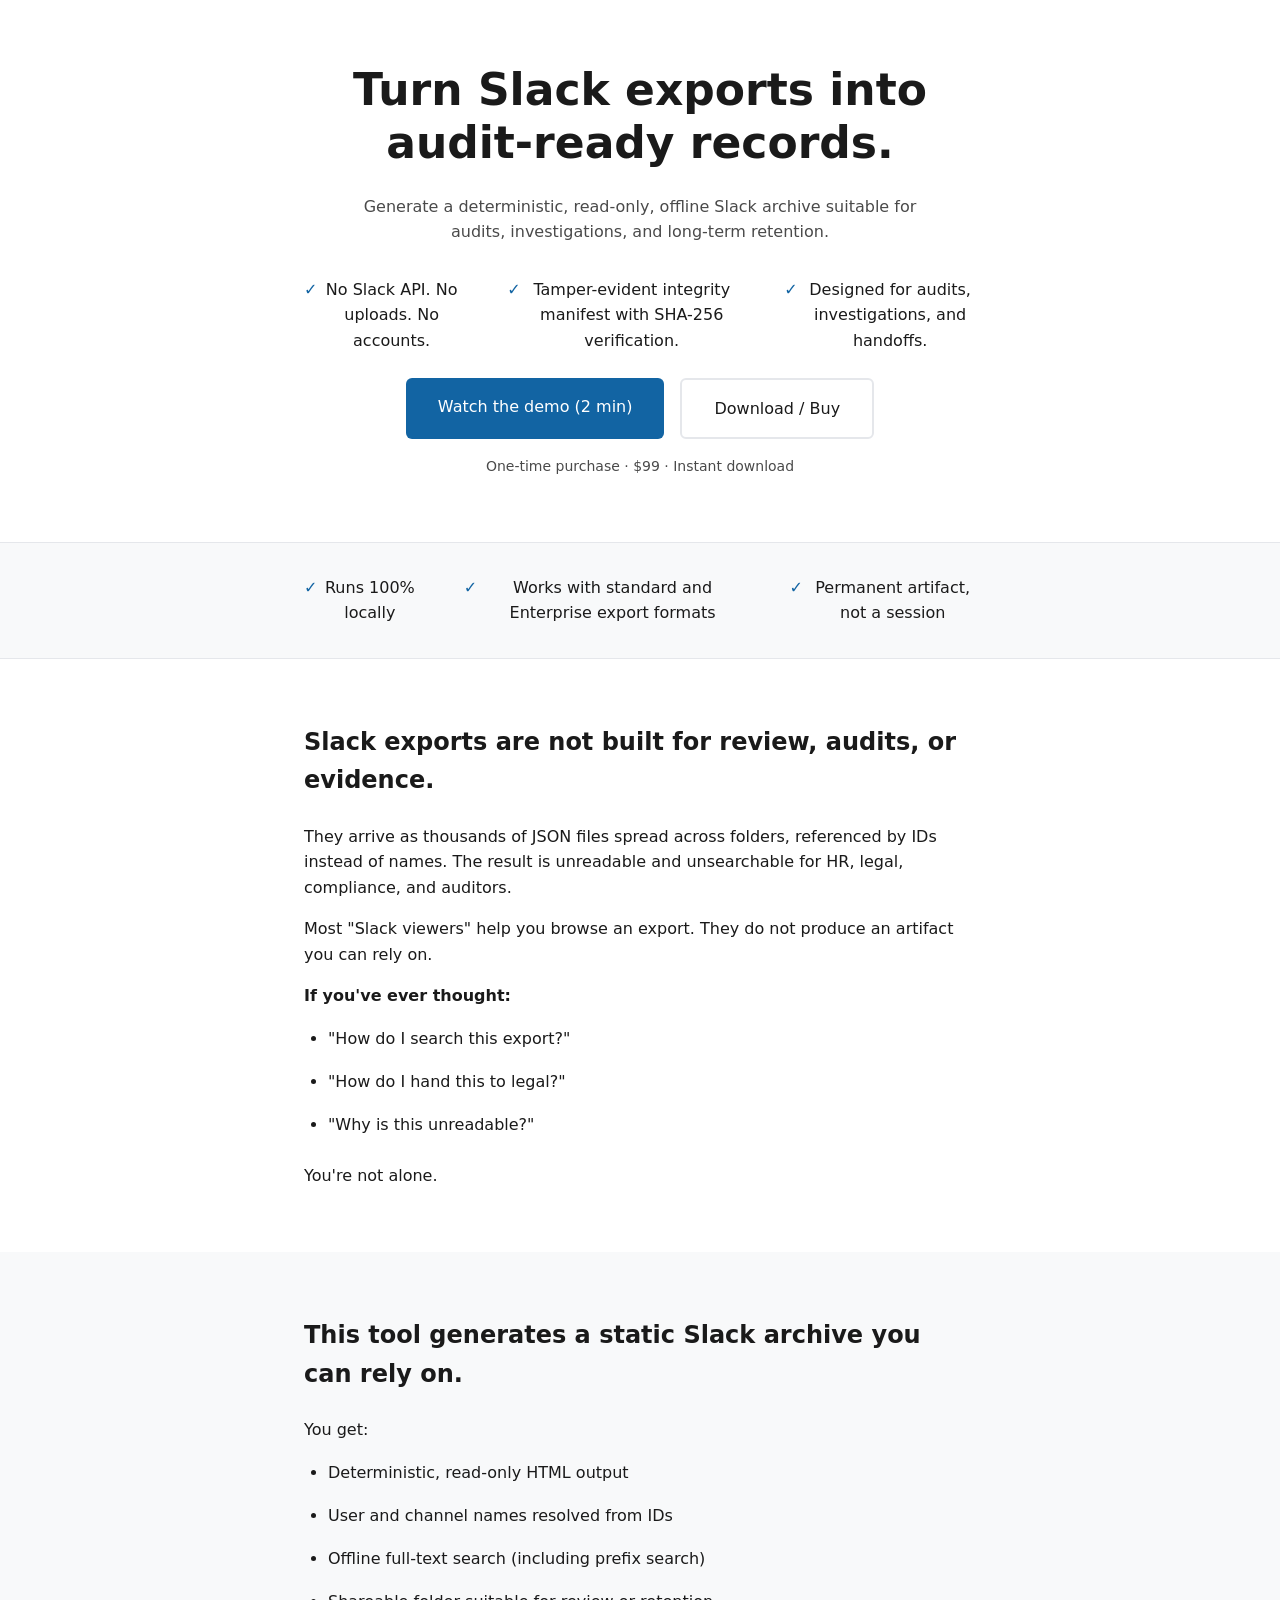
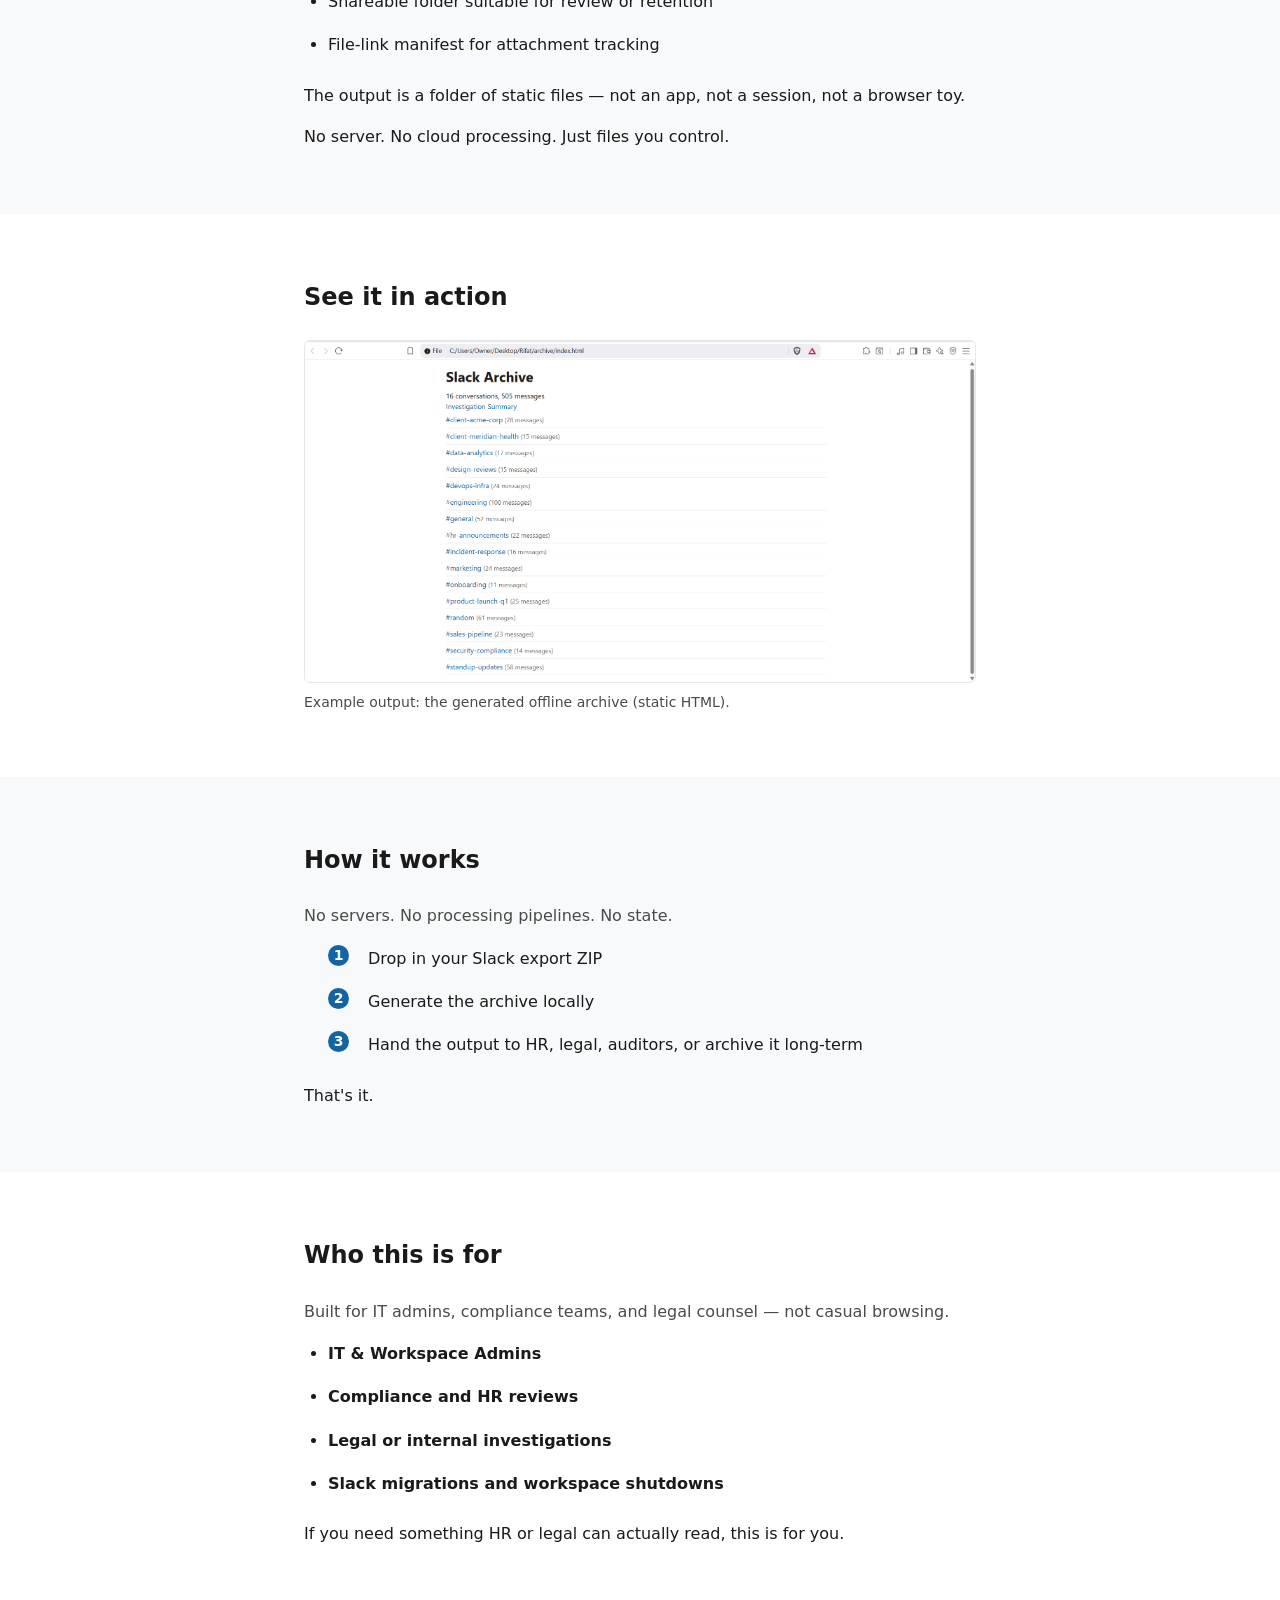
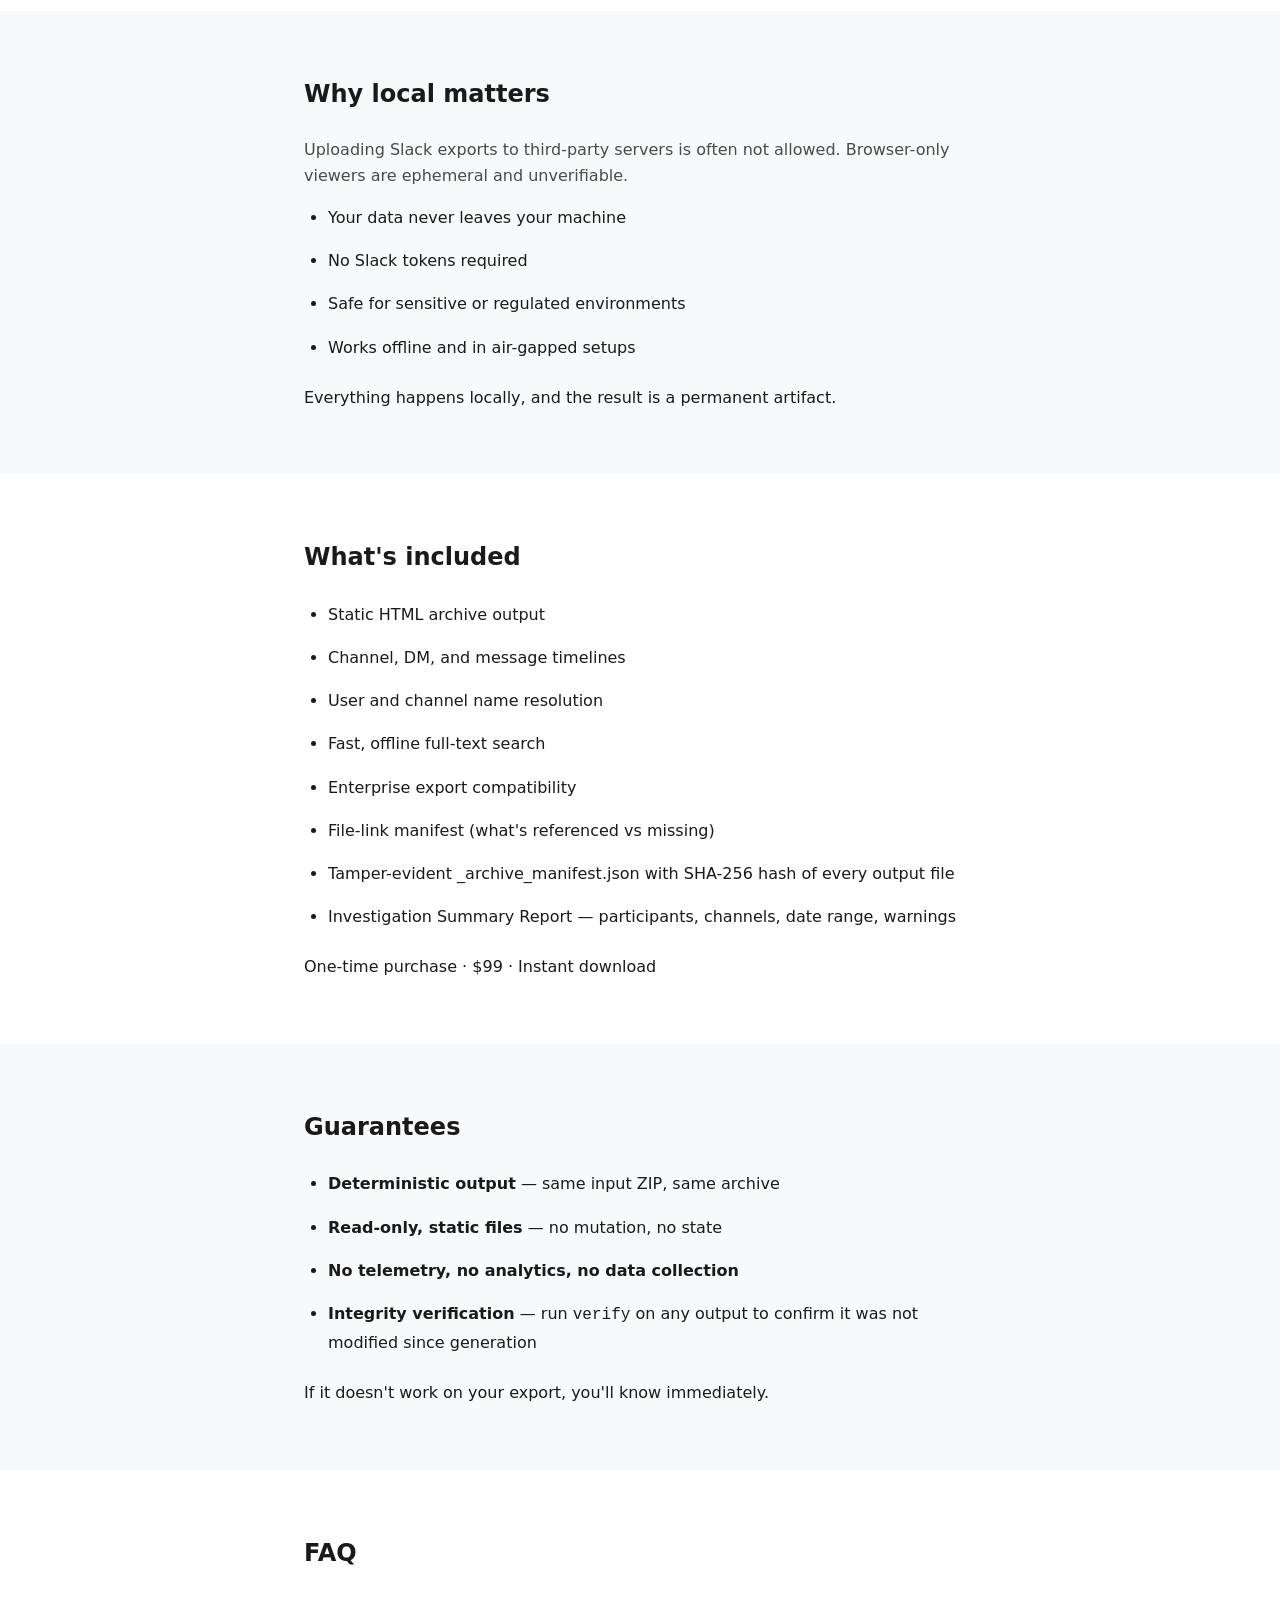
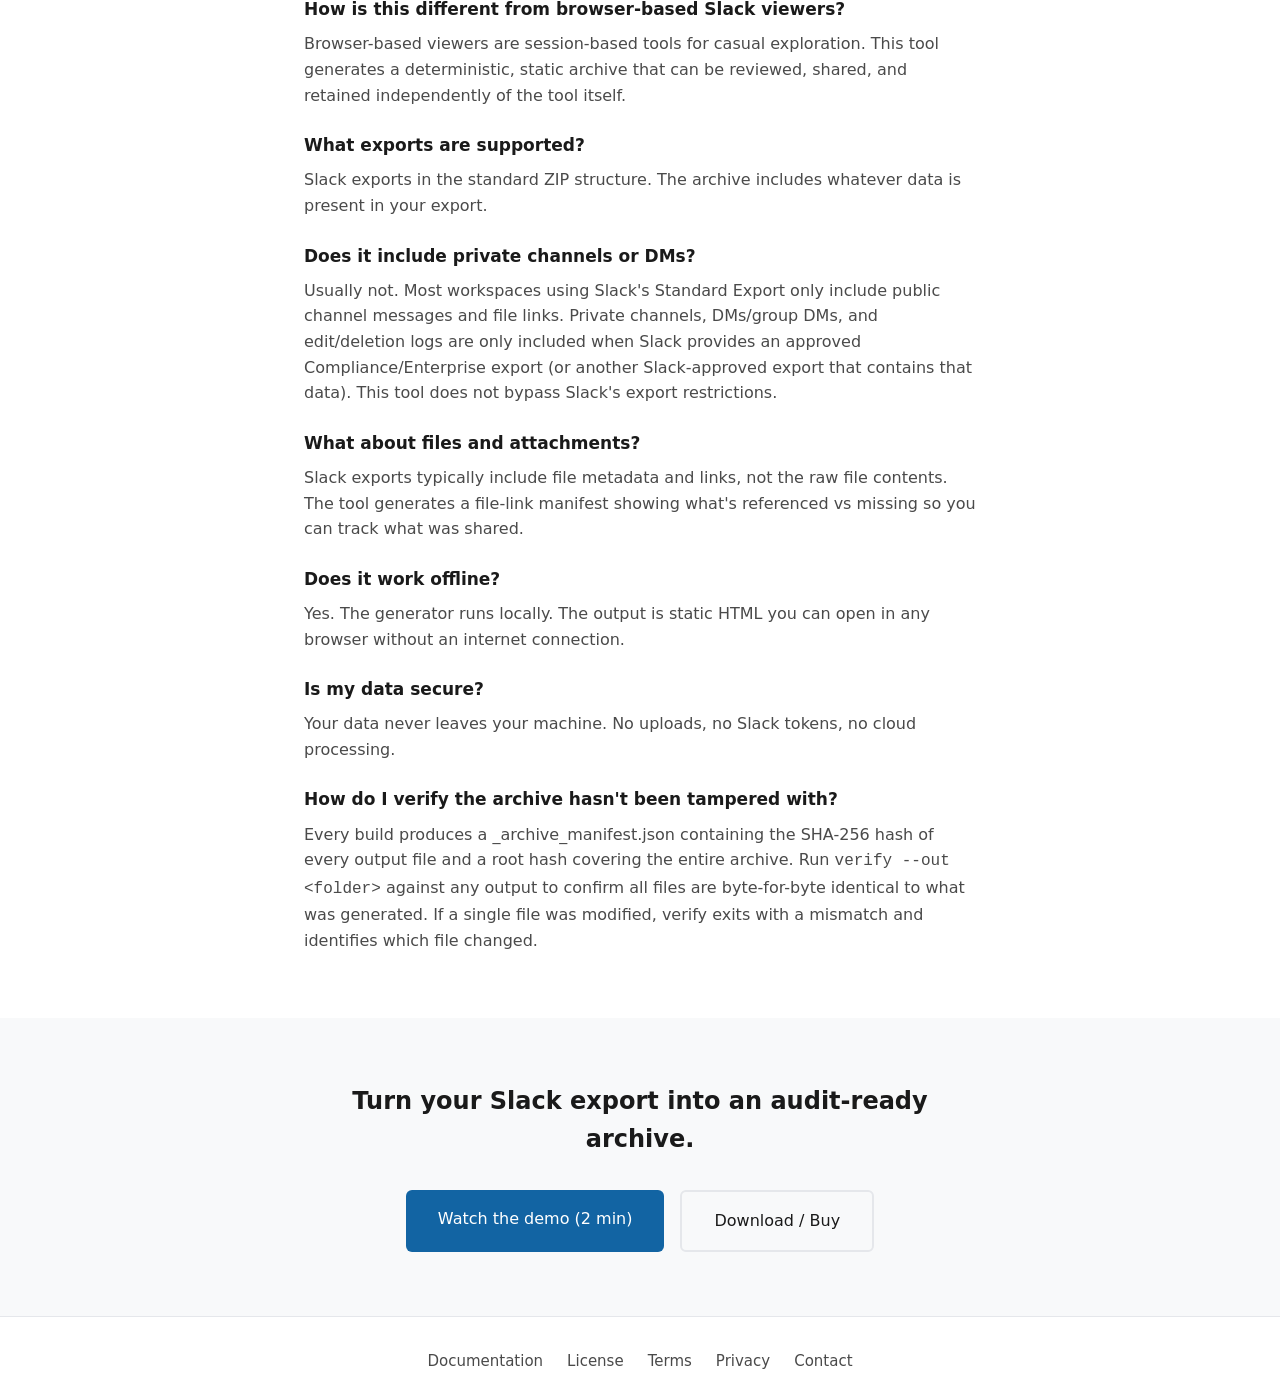
<file: index.html>
<!DOCTYPE html>
<html lang="en">
<head>
  <meta charset="UTF-8">
  <meta name="viewport" content="width=device-width, initial-scale=1.0">
  <title>SlackExportArchive — Tamper-Evident Slack Archive Generator for IT & Compliance</title>
  <meta name="description" content="Generate tamper-evident, audit-ready Slack archive files with SHA-256 integrity verification. Runs 100% locally — no cloud upload, no Slack API, no accounts required.">
  <link rel="stylesheet" href="styles.css">
</head>
<body>
  <header class="hero">
    <div class="container">
      <h1>Turn Slack exports into audit-ready records.</h1>
      <p class="hero-subheadline">Generate a deterministic, read-only, offline Slack archive suitable for audits, investigations, and long-term retention.</p>
      <ul class="trust-list">
        <li>No Slack API. No uploads. No accounts.</li>
        <li>Tamper-evident integrity manifest with SHA-256 verification.</li>
        <li>Designed for audits, investigations, and handoffs.</li>
      </ul>
      <div class="hero-ctas">
        <a href="https://www.youtube.com/watch?v=h4JN20lBicY" class="btn btn-primary" id="watch-demo" aria-label="Watch the demo (2 min)" target="_blank" rel="noopener noreferrer">Watch the demo (2 min)</a>
        <a href="https://slackexportarchive.lemonsqueezy.com/checkout/buy/e3efd05f-0aac-4709-991e-c5c540594960" class="btn btn-secondary" aria-label="Download or buy" target="_blank" rel="noopener noreferrer">Download / Buy</a>
      </div>
      <p class="hero-pricing">One-time purchase · $99 · Instant download</p>
    </div>
  </header>

  <section class="trust-strip">
    <div class="container">
      <ul class="trust-list">
        <li>Runs 100% locally</li>
        <li>Works with standard and Enterprise export formats</li>
        <li>Permanent artifact, not a session</li>
      </ul>
    </div>
  </section>

  <main>
    <section class="section" id="problem">
      <div class="container">
        <h2>Slack exports are not built for review, audits, or evidence.</h2>
        <p>They arrive as thousands of JSON files spread across folders, referenced by IDs instead of names. The result is unreadable and unsearchable for HR, legal, compliance, and auditors.</p>
        <p>Most "Slack viewers" help you browse an export. They do not produce an artifact you can rely on.</p>
        <p><strong>If you've ever thought:</strong></p>
        <ul>
          <li>"How do I search this export?"</li>
          <li>"How do I hand this to legal?"</li>
          <li>"Why is this unreadable?"</li>
        </ul>
        <p>You're not alone.</p>
      </div>
    </section>

    <section class="section" id="solution">
      <div class="container">
        <h2>This tool generates a static Slack archive you can rely on.</h2>
        <p>You get:</p>
        <ul>
          <li>Deterministic, read-only HTML output</li>
          <li>User and channel names resolved from IDs</li>
          <li>Offline full-text search (including prefix search)</li>
          <li>Shareable folder suitable for review or retention</li>
          <li>File-link manifest for attachment tracking</li>
        </ul>
        <p>The output is a folder of static files — not an app, not a session, not a browser toy.</p>
        <p>No server. No cloud processing. Just files you control.</p>
      </div>
    </section>

    <section class="section" id="demo">
      <div class="container">
        <h2>See it in action</h2>
        <div class="screenshot">
          <img src="assets/screenshot.png" alt="Search results and conversation view" loading="lazy">
          <p class="screenshot-caption">Example output: the generated offline archive (static HTML).</p>
        </div>
      </div>
    </section>

    <section class="section" id="how-it-works">
      <div class="container">
        <h2>How it works</h2>
        <p class="section-intro">No servers. No processing pipelines. No state.</p>
        <ol class="steps-list">
          <li>Drop in your Slack export ZIP</li>
          <li>Generate the archive locally</li>
          <li>Hand the output to HR, legal, auditors, or archive it long-term</li>
        </ol>
        <p>That's it.</p>
      </div>
    </section>

    <section class="section" id="who-its-for">
      <div class="container">
        <h2>Who this is for</h2>
        <p class="section-intro">Built for IT admins, compliance teams, and legal counsel — not casual browsing.</p>
        <ul>
          <li><strong>IT & Workspace Admins</strong></li>
          <li><strong>Compliance and HR reviews</strong></li>
          <li><strong>Legal or internal investigations</strong></li>
          <li><strong>Slack migrations and workspace shutdowns</strong></li>
        </ul>
        <p>If you need something HR or legal can actually read, this is for you.</p>
      </div>
    </section>

    <section class="section" id="local-first">
      <div class="container">
        <h2>Why local matters</h2>
        <p class="section-intro">Uploading Slack exports to third-party servers is often not allowed. Browser-only viewers are ephemeral and unverifiable.</p>
        <ul>
          <li>Your data never leaves your machine</li>
          <li>No Slack tokens required</li>
          <li>Safe for sensitive or regulated environments</li>
          <li>Works offline and in air-gapped setups</li>
        </ul>
        <p>Everything happens locally, and the result is a permanent artifact.</p>
      </div>
    </section>

    <section class="section" id="whats-included">
      <div class="container">
        <h2>What's included</h2>
        <ul>
          <li>Static HTML archive output</li>
          <li>Channel, DM, and message timelines</li>
          <li>User and channel name resolution</li>
          <li>Fast, offline full-text search</li>
          <li>Enterprise export compatibility</li>
          <li>File-link manifest (what's referenced vs missing)</li>
          <li>Tamper-evident _archive_manifest.json with SHA-256 hash of every output file</li>
          <li>Investigation Summary Report — participants, channels, date range, warnings</li>
        </ul>
        <p>One-time purchase · $99 · Instant download</p>
      </div>
    </section>

    <section class="section" id="guarantees">
      <div class="container">
        <h2>Guarantees</h2>
        <ul>
          <li><strong>Deterministic output</strong> — same input ZIP, same archive</li>
          <li><strong>Read-only, static files</strong> — no mutation, no state</li>
          <li><strong>No telemetry, no analytics, no data collection</strong></li>
          <li><strong>Integrity verification</strong> — run <code>verify</code> on any output to confirm it was not modified since generation</li>
        </ul>
        <p>If it doesn't work on your export, you'll know immediately.</p>
      </div>
    </section>

    <section class="section" id="faq">
      <div class="container">
        <h2>FAQ</h2>
        <dl class="faq-list">
          <dt>How is this different from browser-based Slack viewers?</dt>
          <dd>Browser-based viewers are session-based tools for casual exploration. This tool generates a deterministic, static archive that can be reviewed, shared, and retained independently of the tool itself.</dd>

          <dt>What exports are supported?</dt>
          <dd>Slack exports in the standard ZIP structure. The archive includes whatever data is present in your export.</dd>

          <dt>Does it include private channels or DMs?</dt>
          <dd>Usually not. Most workspaces using Slack's Standard Export only include public channel messages and file links. Private channels, DMs/group DMs, and edit/deletion logs are only included when Slack provides an approved Compliance/Enterprise export (or another Slack-approved export that contains that data). This tool does not bypass Slack's export restrictions.</dd>

          <dt>What about files and attachments?</dt>
          <dd>Slack exports typically include file metadata and links, not the raw file contents. The tool generates a file-link manifest showing what's referenced vs missing so you can track what was shared.</dd>

          <dt>Does it work offline?</dt>
          <dd>Yes. The generator runs locally. The output is static HTML you can open in any browser without an internet connection.</dd>

          <dt>Is my data secure?</dt>
          <dd>Your data never leaves your machine. No uploads, no Slack tokens, no cloud processing.</dd>

          <dt>How do I verify the archive hasn't been tampered with?</dt>
          <dd>Every build produces a _archive_manifest.json containing the SHA-256 hash of every output file and a root hash covering the entire archive. Run <code>verify --out &lt;folder&gt;</code> against any output to confirm all files are byte-for-byte identical to what was generated. If a single file was modified, verify exits with a mismatch and identifies which file changed.</dd>
        </dl>
      </div>
    </section>

    <section class="section cta-section" id="download">
      <div class="container">
        <h2>Turn your Slack export into an audit-ready archive.</h2>
        <div class="hero-ctas">
          <a href="https://www.youtube.com/watch?v=h4JN20lBicY" class="btn btn-primary" aria-label="Watch the demo (2 min)" target="_blank" rel="noopener noreferrer">Watch the demo (2 min)</a>
          <a href="https://slackexportarchive.lemonsqueezy.com/checkout/buy/e3efd05f-0aac-4709-991e-c5c540594960" class="btn btn-secondary" aria-label="Download or buy" target="_blank" rel="noopener noreferrer">Download / Buy</a>
        </div>
      </div>
    </section>
  </main>

  <footer class="site-footer">
    <div class="container">
      <nav aria-label="Footer navigation">
        <a href="https://github.com/rifatc100/slack-export-archive-docs" target="_blank" rel="noopener noreferrer">Documentation</a>
        <a href="https://github.com/rifatc100/slack-export-archive-docs/blob/main/LICENSE" target="_blank" rel="noopener noreferrer">License</a>
        <a href="/terms.html">Terms</a>
        <a href="/privacy.html">Privacy</a>
        <a href="mailto:contact@slackexportarchive.com">Contact</a>
      </nav>
    </div>
  </footer>

  <script>
    document.querySelectorAll('a[href="#demo"]').forEach(function(link) {
      link.addEventListener('click', function(e) {
        e.preventDefault();
        document.getElementById('demo').scrollIntoView({ behavior: 'smooth' });
      });
    });
  </script>
</body>
</html>
</file>
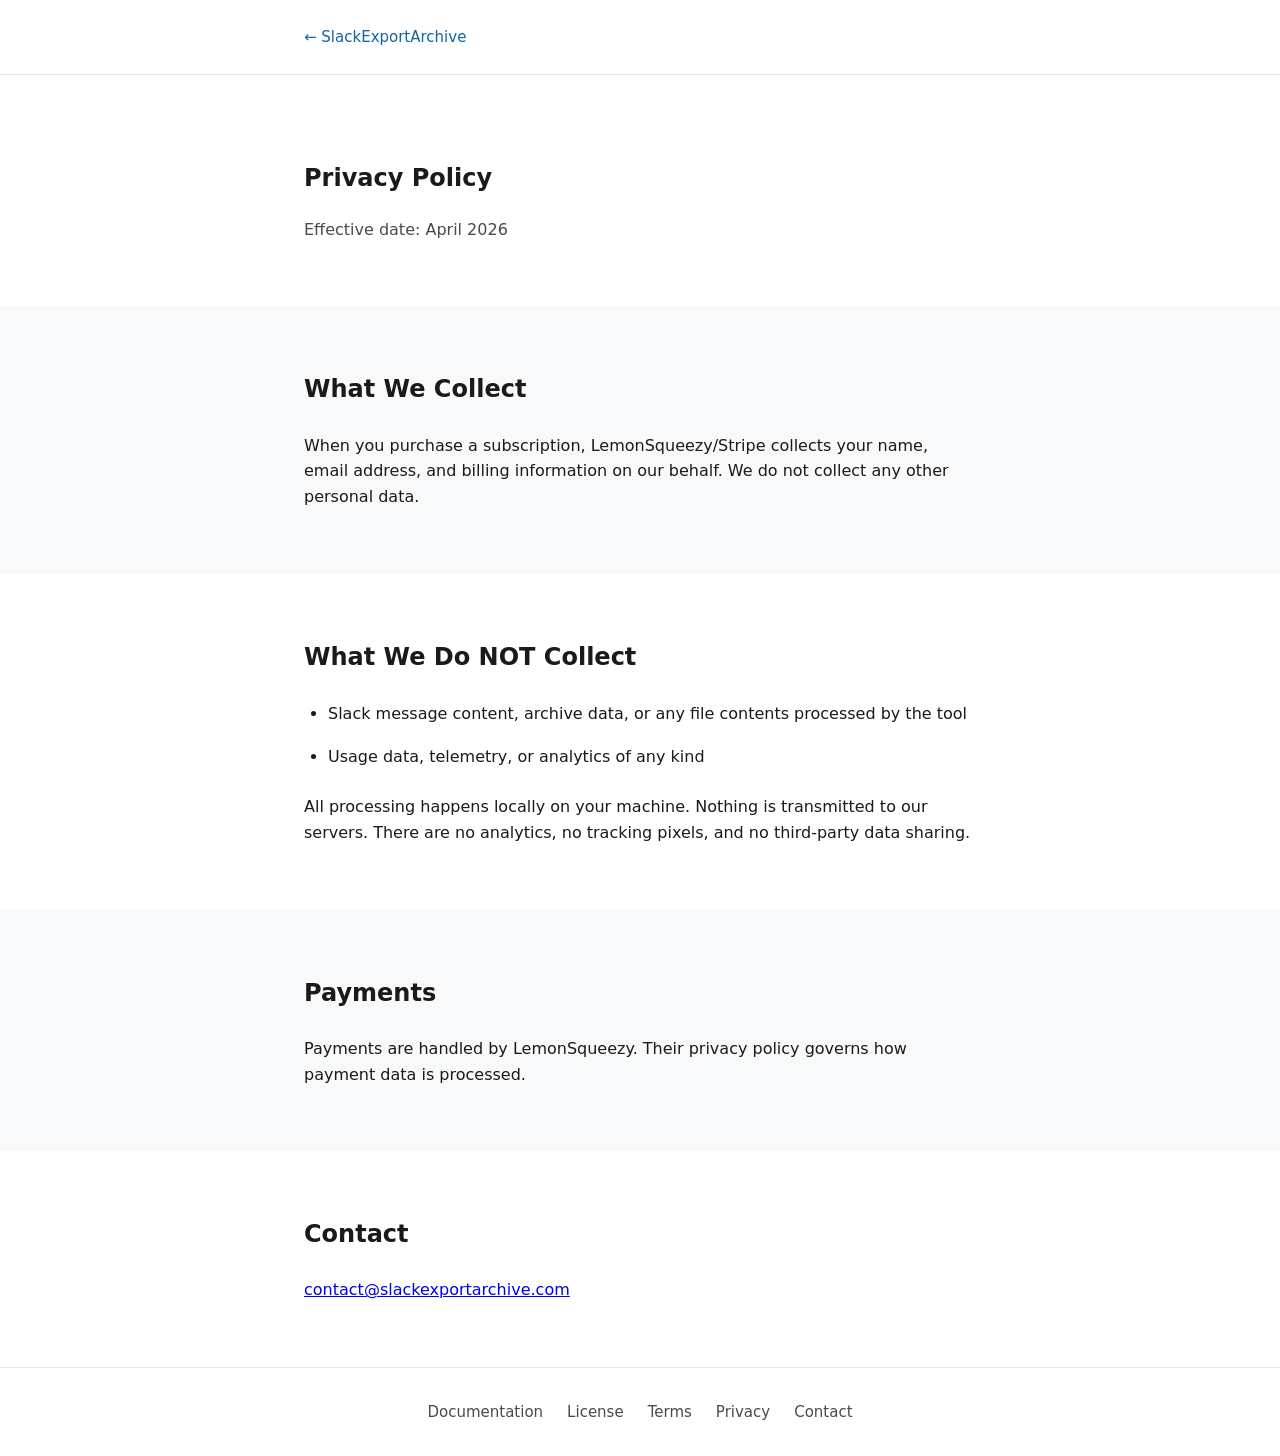
<file: privacy.html>
<!DOCTYPE html>
<html lang="en">
<head>
  <meta charset="UTF-8">
  <meta name="viewport" content="width=device-width, initial-scale=1.0">
  <title>Privacy Policy — SlackExportArchive</title>
  <link rel="stylesheet" href="styles.css">
</head>
<body>
  <div class="page-header">
    <div class="container">
      <a href="/" class="page-header-back">← SlackExportArchive</a>
    </div>
  </div>

  <main>
    <section class="section">
      <div class="container">
        <h1>Privacy Policy</h1>
        <p class="section-intro">Effective date: April 2026</p>
      </div>
    </section>

    <section class="section">
      <div class="container">
        <h2>What We Collect</h2>
        <p>When you purchase a subscription, LemonSqueezy/Stripe collects your name, email address, and billing information on our behalf. We do not collect any other personal data.</p>
      </div>
    </section>

    <section class="section">
      <div class="container">
        <h2>What We Do NOT Collect</h2>
        <ul>
          <li>Slack message content, archive data, or any file contents processed by the tool</li>
          <li>Usage data, telemetry, or analytics of any kind</li>
        </ul>
        <p>All processing happens locally on your machine. Nothing is transmitted to our servers. There are no analytics, no tracking pixels, and no third-party data sharing.</p>
      </div>
    </section>

    <section class="section">
      <div class="container">
        <h2>Payments</h2>
        <p>Payments are handled by LemonSqueezy. Their privacy policy governs how payment data is processed.</p>
      </div>
    </section>

    <section class="section">
      <div class="container">
        <h2>Contact</h2>
        <p><a href="mailto:contact@slackexportarchive.com">contact@slackexportarchive.com</a></p>
      </div>
    </section>
  </main>

  <footer class="site-footer">
    <div class="container">
      <nav aria-label="Footer navigation">
        <a href="https://github.com/rifatc100/slack-export-archive-docs" target="_blank" rel="noopener noreferrer">Documentation</a>
        <a href="https://github.com/rifatc100/slack-export-archive-docs/blob/main/LICENSE" target="_blank" rel="noopener noreferrer">License</a>
        <a href="/terms.html">Terms</a>
        <a href="/privacy.html">Privacy</a>
        <a href="mailto:contact@slackexportarchive.com">Contact</a>
      </nav>
    </div>
  </footer>
</body>
</html>
</file>
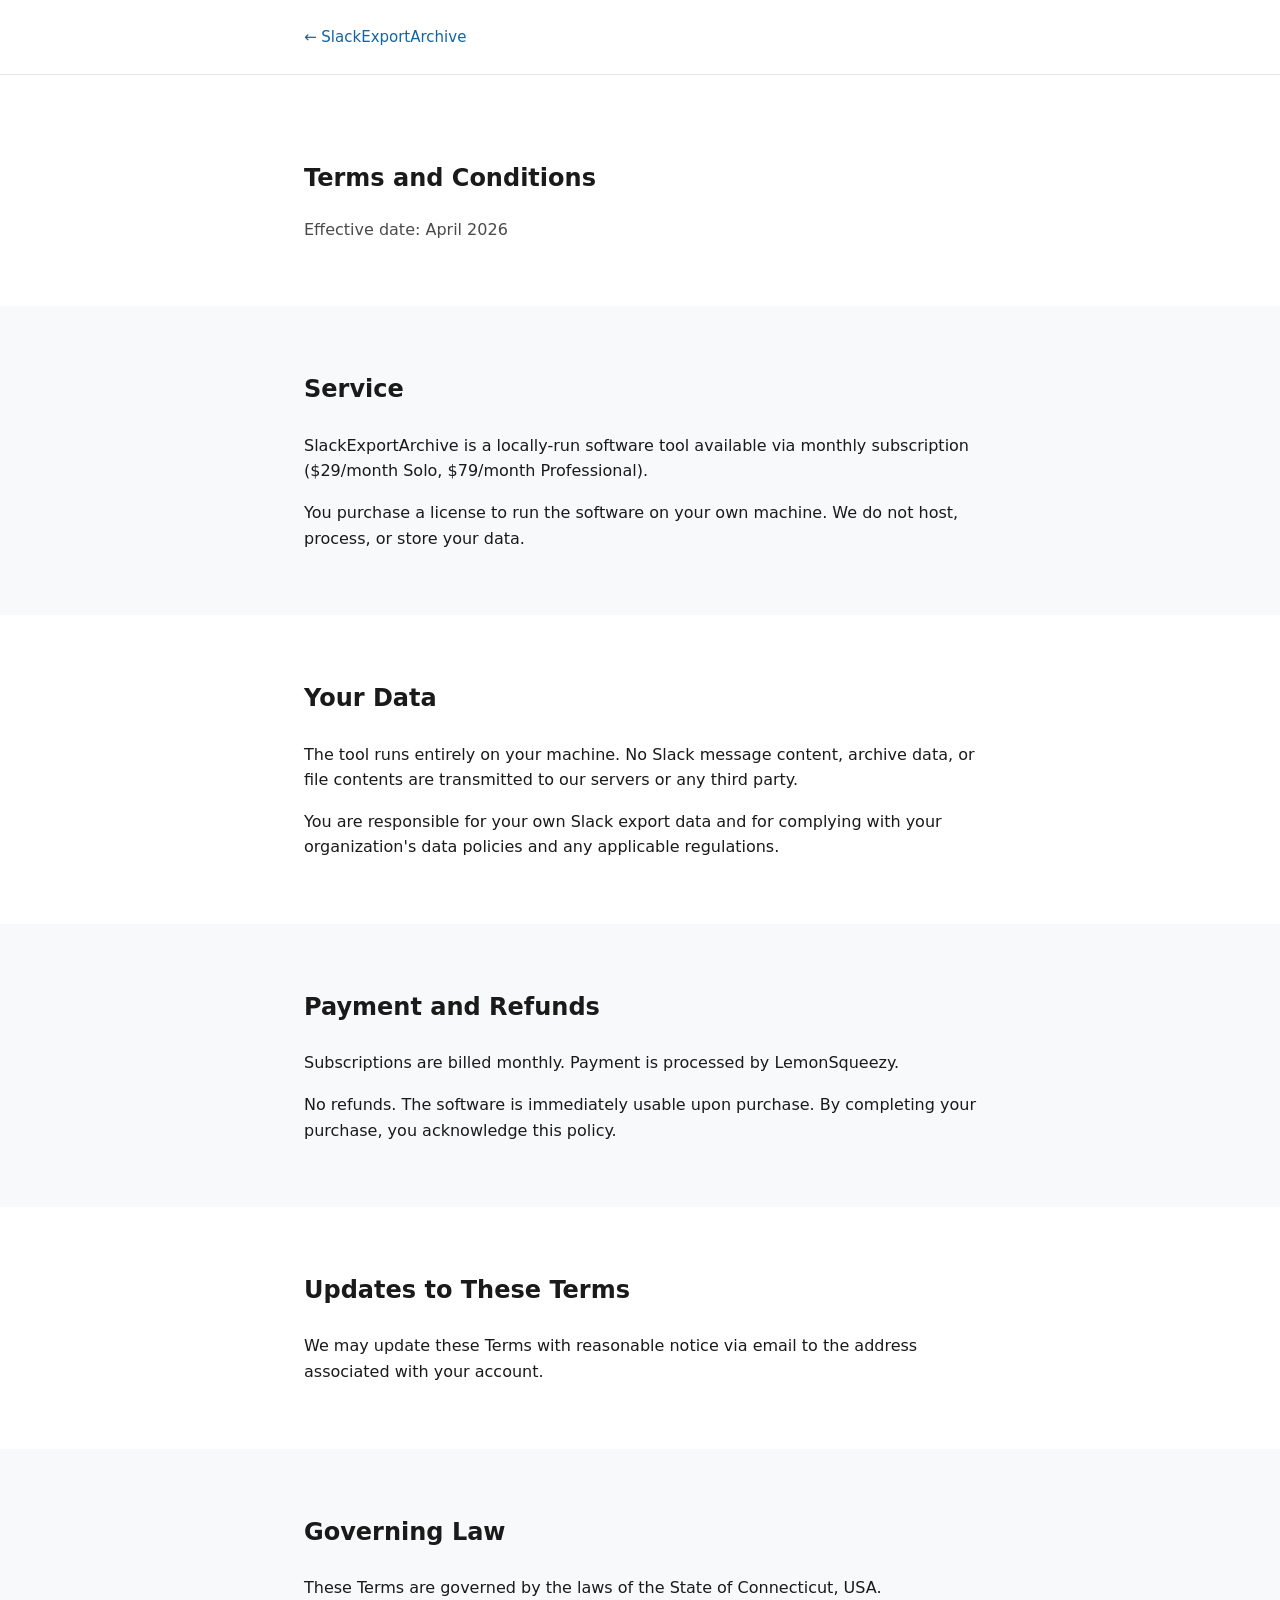
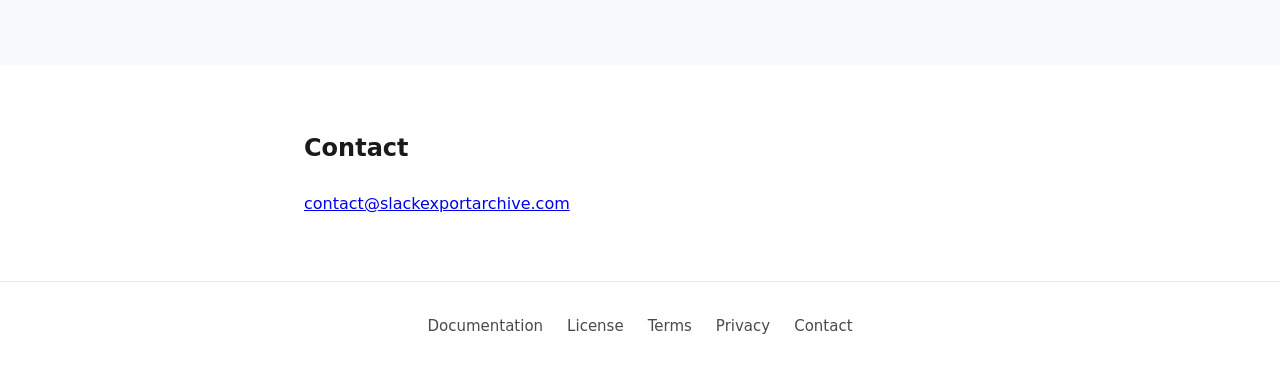
<file: terms.html>
<!DOCTYPE html>
<html lang="en">
<head>
  <meta charset="UTF-8">
  <meta name="viewport" content="width=device-width, initial-scale=1.0">
  <title>Terms and Conditions — SlackExportArchive</title>
  <link rel="stylesheet" href="styles.css">
</head>
<body>
  <div class="page-header">
    <div class="container">
      <a href="/" class="page-header-back">← SlackExportArchive</a>
    </div>
  </div>

  <main>
    <section class="section">
      <div class="container">
        <h1>Terms and Conditions</h1>
        <p class="section-intro">Effective date: April 2026</p>
      </div>
    </section>

    <section class="section">
      <div class="container">
        <h2>Service</h2>
        <p>SlackExportArchive is a locally-run software tool available via monthly subscription ($29/month Solo, $79/month Professional).</p>
        <p>You purchase a license to run the software on your own machine. We do not host, process, or store your data.</p>
      </div>
    </section>

    <section class="section">
      <div class="container">
        <h2>Your Data</h2>
        <p>The tool runs entirely on your machine. No Slack message content, archive data, or file contents are transmitted to our servers or any third party.</p>
        <p>You are responsible for your own Slack export data and for complying with your organization's data policies and any applicable regulations.</p>
      </div>
    </section>

    <section class="section">
      <div class="container">
        <h2>Payment and Refunds</h2>
        <p>Subscriptions are billed monthly. Payment is processed by LemonSqueezy.</p>
        <p>No refunds. The software is immediately usable upon purchase. By completing your purchase, you acknowledge this policy.</p>
      </div>
    </section>

    <section class="section">
      <div class="container">
        <h2>Updates to These Terms</h2>
        <p>We may update these Terms with reasonable notice via email to the address associated with your account.</p>
      </div>
    </section>

    <section class="section">
      <div class="container">
        <h2>Governing Law</h2>
        <p>These Terms are governed by the laws of the State of Connecticut, USA.</p>
      </div>
    </section>

    <section class="section">
      <div class="container">
        <h2>Contact</h2>
        <p><a href="mailto:contact@slackexportarchive.com">contact@slackexportarchive.com</a></p>
      </div>
    </section>
  </main>

  <footer class="site-footer">
    <div class="container">
      <nav aria-label="Footer navigation">
        <a href="https://github.com/rifatc100/slack-export-archive-docs" target="_blank" rel="noopener noreferrer">Documentation</a>
        <a href="https://github.com/rifatc100/slack-export-archive-docs/blob/main/LICENSE" target="_blank" rel="noopener noreferrer">License</a>
        <a href="/terms.html">Terms</a>
        <a href="/privacy.html">Privacy</a>
        <a href="mailto:contact@slackexportarchive.com">Contact</a>
      </nav>
    </div>
  </footer>
</body>
</html>
</file>
<file: styles.css>
/* SlackExportArchive — Landing page styles */

:root {
  --color-text: #1a1a1a;
  --color-text-muted: #4a4a4a;
  --color-bg: #ffffff;
  --color-bg-alt: #f8f9fa;
  --color-border: #e5e7eb;
  --color-primary: #1264a3;
  --color-primary-hover: #0d4d7a;
  --color-secondary: #1a1a1a;
  --color-secondary-hover: #333;
  --font-sans: system-ui, -apple-system, "Segoe UI", Roboto, "Helvetica Neue", Arial, sans-serif;
  --font-mono: ui-monospace, "Cascadia Code", "Source Code Pro", Menlo, monospace;
  --space-xs: 0.25rem;
  --space-sm: 0.5rem;
  --space-md: 1rem;
  --space-lg: 1.5rem;
  --space-xl: 2rem;
  --space-2xl: 3rem;
  --space-3xl: 4rem;
  --max-width: 720px;
  --line-height: 1.6;
  --radius: 6px;
}

*,
*::before,
*::after {
  box-sizing: border-box;
}

html {
  scroll-behavior: smooth;
}

body {
  margin: 0;
  font-family: var(--font-sans);
  font-size: 1rem;
  line-height: var(--line-height);
  color: var(--color-text);
  background-color: var(--color-bg);
}

.container {
  width: 100%;
  max-width: var(--max-width);
  margin: 0 auto;
  padding: 0 var(--space-lg);
}

/* Hero */
.hero {
  padding: var(--space-3xl) 0;
  text-align: center;
}

.hero h1 {
  margin: 0 0 var(--space-lg);
  font-size: clamp(1.85rem, 5.5vw, 2.75rem);
  font-weight: 700;
  line-height: 1.2;
}

.hero-subheadline {
  margin: 0 0 var(--space-xl);
  font-size: 1rem;
  color: var(--color-text-muted);
  max-width: 36em;
  margin-left: auto;
  margin-right: auto;
}

.hero-ctas {
  display: flex;
  flex-wrap: wrap;
  gap: var(--space-md);
  justify-content: center;
  margin-top: var(--space-lg); /* moves CTAs down slightly */
}

.hero-pricing {
  margin: var(--space-md) 0 0;
  font-size: 0.875rem;
  color: var(--color-text-muted);
}

/* Buttons */
.btn {
  display: inline-block;
  padding: var(--space-md) var(--space-xl);
  font-size: 1rem;
  font-weight: 500;
  text-decoration: none;
  border-radius: var(--radius);
  cursor: pointer;
  transition: background-color 0.15s ease, color 0.15s ease;
}

.btn-primary {
  background-color: var(--color-primary);
  color: white;
  border: none;
}

.btn-primary:hover {
  background-color: var(--color-primary-hover);
}

.btn-secondary {
  background-color: transparent;
  color: var(--color-secondary);
  border: 2px solid var(--color-border);
}

.btn-secondary:hover {
  background-color: var(--color-bg-alt);
  border-color: var(--color-secondary);
  color: var(--color-secondary-hover);
}

.btn:focus-visible,
a:focus-visible {
  outline: 2px solid var(--color-primary);
  outline-offset: 2px;
}

/* Trust strip */
.trust-strip {
  padding: var(--space-xl) 0;
  background-color: var(--color-bg-alt);
  border-top: 1px solid var(--color-border);
  border-bottom: 1px solid var(--color-border);
}

.trust-list {
  margin: 0;
  padding: 0;
  list-style: none;
  display: flex;
  flex-direction: column;
  gap: var(--space-md);
  text-align: center;
}

@media (min-width: 640px) {
  .trust-list {
    flex-direction: row;
    justify-content: center;
    gap: var(--space-2xl);
  }
}

.trust-list li {
  position: relative;
  padding-left: 1.25em;
}

.trust-list li::before {
  content: "✓";
  position: absolute;
  left: 0;
  color: var(--color-primary);
  font-weight: 600;
}

/* Sections */
.section {
  padding: var(--space-3xl) 0;
}

.section:nth-child(even) {
  background-color: var(--color-bg-alt);
}

.section h2 {
  margin: 0 0 var(--space-lg);
  font-size: 1.5rem;
  font-weight: 600;
}

.section-intro {
  margin: 0 0 var(--space-lg);
  color: var(--color-text-muted);
}

.section ul,
.section ol {
  margin: 0 0 var(--space-lg);
  padding-left: 1.5em;
}

.section li {
  margin-bottom: var(--space-md);
  line-height: 1.7;
}

.section p {
  margin: 0 0 var(--space-md);
}

.section p:last-child {
  margin-bottom: 0;
}

/* Steps list */
.steps-list {
  counter-reset: step;
  list-style: none;
  padding-left: 0;
}

.steps-list li {
  position: relative;
  padding-left: 2.5em;
  margin-bottom: var(--space-md);
}

.steps-list li::before {
  counter-increment: step;
  content: counter(step);
  position: absolute;
  left: 0;
  width: 1.5em;
  height: 1.5em;
  display: flex;
  align-items: center;
  justify-content: center;
  background-color: var(--color-primary);
  color: white;
  font-size: 0.875rem;
  font-weight: 600;
  border-radius: 50%;
}

/* Demo section */
.demo-video {
  margin-bottom: var(--space-xl);
}

.demo-video video {
  width: 100%;
  max-width: 100%;
  border-radius: var(--radius);
  border: 1px solid var(--color-border);
  background-color: var(--color-bg-alt);
}

.screenshot img {
  width: 100%;
  max-width: 100%;
  height: auto;
  border-radius: var(--radius);
  border: 1px solid var(--color-border);
}

.screenshot-caption {
  margin: var(--space-sm) 0 0;
  font-size: 0.875rem;
  color: var(--color-text-muted);
}

/* FAQ */
.faq-list {
  margin: 0;
}

.faq-list dt {
  margin: var(--space-lg) 0 var(--space-sm);
  font-weight: 600;
  font-size: 1.0625rem;
}

.faq-list dt:first-child {
  margin-top: 0;
}

.faq-list dd {
  margin: 0 0 0 0;
  padding-left: 0;
  color: var(--color-text-muted);
}

/* CTA section */
.cta-section {
  text-align: center;
}

.cta-section .hero-ctas {
  margin-top: var(--space-xl);
}

/* Page header (legal pages) */
.page-header {
  padding: var(--space-lg) 0;
  border-bottom: 1px solid var(--color-border);
}

.page-header-back {
  font-size: 0.9375rem;
  color: var(--color-primary);
  text-decoration: none;
}

.page-header-back:hover {
  text-decoration: underline;
}

/* Footer */
.site-footer {
  padding: var(--space-xl) 0;
  border-top: 1px solid var(--color-border);
  background-color: var(--color-bg);
}

.site-footer nav {
  display: flex;
  flex-wrap: wrap;
  gap: var(--space-lg);
  justify-content: center;
}

.site-footer a {
  color: var(--color-text-muted);
  text-decoration: none;
  font-size: 0.9375rem;
}

.site-footer a:hover {
  color: var(--color-primary);
}
</file>
